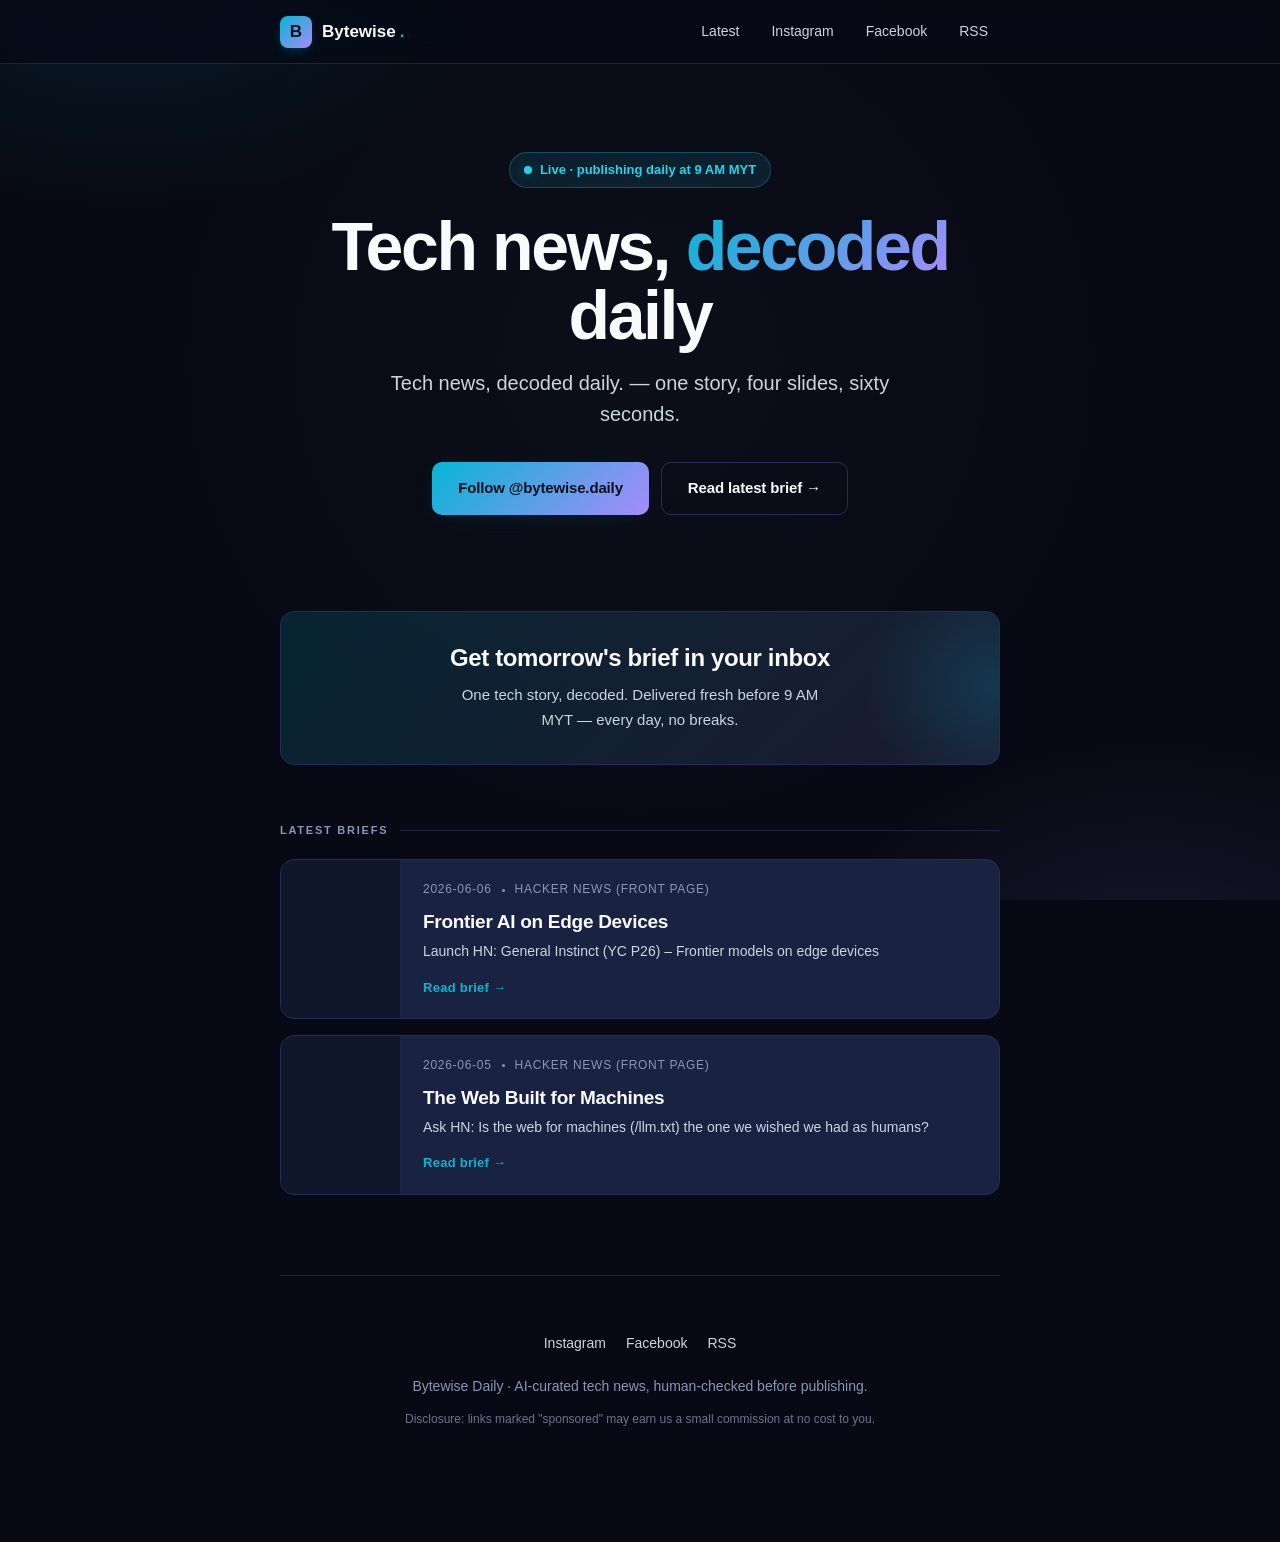
<file: index.html>
<!DOCTYPE html>
<html lang="en">
<head>
<meta charset="utf-8">
<meta name="viewport" content="width=device-width,initial-scale=1">
<title>Bytewise Daily</title>
<meta name="description" content="Tech news, decoded daily.">
<meta property="og:title" content="Bytewise Daily">
<meta property="og:description" content="Tech news, decoded daily.">
<meta property="og:type" content="website">
<meta property="og:site_name" content="Bytewise Daily">
<meta property="og:image" content="https://res.cloudinary.com/djt9ifmw0/image/upload/v1780715139/insta-ai-agent/carousel/3b6e469f31e55583_slide_01.png">
<meta name="twitter:card" content="summary_large_image">
<meta name="theme-color" content="#06b6d4">
<link rel="canonical" href="https://hongyinyew.github.io/bytewise-daily-site/">
<link rel="alternate" type="application/rss+xml" title="Bytewise Daily RSS" href="feed.xml">
<link rel="icon" type="image/svg+xml" href="data:image/svg+xml;utf8,<svg xmlns='http://www.w3.org/2000/svg' viewBox='0 0 100 100'><defs><linearGradient id='g' x1='0%25' y1='0%25' x2='100%25' y2='100%25'><stop offset='0%25' stop-color='%2306b6d4'/><stop offset='100%25' stop-color='%23a78bfa'/></linearGradient></defs><rect width='100' height='100' rx='22' fill='%23070a14'/><text x='50' y='68' font-size='58' text-anchor='middle' fill='url(%23g)' font-family='-apple-system,system-ui,sans-serif' font-weight='900'>B</text></svg>">
<link rel="stylesheet" href="assets/style.css">
<link rel="preload" as="image" href="https://res.cloudinary.com/djt9ifmw0/image/upload/v1780715139/insta-ai-agent/carousel/3b6e469f31e55583_slide_01.png" fetchpriority="low">
<link rel="preload" as="image" href="https://res.cloudinary.com/djt9ifmw0/image/upload/v1780663292/insta-ai-agent/carousel/3bff1ebd3da65f6a_slide_01.png" fetchpriority="low">
</head>
<body>
<nav class="nav">
<div class="nav-inner">
<a class="nav-brand" href="index.html">
<span class="logo">B</span>
<span>Bytewise<span class="accent">.</span></span>
</a>
<div class="nav-links">
<a href="index.html#latest">Latest</a>
<a href="https://instagram.com/bytewise.daily" target="_blank" rel="noopener">Instagram</a>
<a href="https://www.facebook.com/" target="_blank" rel="noopener">Facebook</a>
<a href="feed.xml">RSS</a>
</div>
</div>
</nav>
<div class="container">
<section class="hero">
<div class="pulse">Live · publishing daily at 9 AM MYT</div>
<h1>Tech news, <span class="accent">decoded</span> daily</h1>
<p class="tagline">Tech news, decoded daily. — one story, four slides, sixty seconds.</p>
<div class="cta-bar">
<a class="btn" href="https://instagram.com/bytewise.daily" target="_blank" rel="noopener">Follow @bytewise.daily</a>
<a class="btn outline" href="#latest">Read latest brief →</a>
</div>
</section>
<div class="newsletter"><h3>Get tomorrow's brief in your inbox</h3><p>One tech story, decoded. Delivered fresh before 9 AM MYT — every day, no breaks.</p><script async src="https://subscribe-forms.beehiiv.com/v3/loader.js" data-beehiiv-form="01f3e517-375f-4f20-b306-2c7b73c3ec74"></script></div>

<h2 class="section-title" id="latest">Latest briefs</h2>
<section class="post-list"><a class="post-card" href="posts/2026-06-06-frontier-ai-on-edge-devices.html" aria-label="Frontier AI on Edge Devices">
<div class="thumb" style="background-image:url('https://res.cloudinary.com/djt9ifmw0/image/upload/v1780715139/insta-ai-agent/carousel/3b6e469f31e55583_slide_01.png')" aria-hidden="true"></div>
<div class="body">
<div class="meta">2026-06-06<span class="dot"></span>Hacker News (Front Page)</div>
<h2>Frontier AI on Edge Devices</h2>
<p class="preview">Launch HN: General Instinct (YC P26) – Frontier models on edge devices</p>
<span class="card-cta">Read brief →</span>
</div>
</a><a class="post-card" href="posts/2026-06-05-the-web-built-for-machines.html" aria-label="The Web Built for Machines">
<div class="thumb" style="background-image:url('https://res.cloudinary.com/djt9ifmw0/image/upload/v1780663292/insta-ai-agent/carousel/3bff1ebd3da65f6a_slide_01.png')" aria-hidden="true"></div>
<div class="body">
<div class="meta">2026-06-05<span class="dot"></span>Hacker News (Front Page)</div>
<h2>The Web Built for Machines</h2>
<p class="preview">Ask HN: Is the web for machines (/llm.txt) the one we wished we had as humans?</p>
<span class="card-cta">Read brief →</span>
</div>
</a></section>
<footer>
<div class="links">
<a href="https://instagram.com/bytewise.daily" target="_blank" rel="noopener">Instagram</a>
<a href="https://www.facebook.com/" target="_blank" rel="noopener">Facebook</a>
<a href="feed.xml">RSS</a>
</div>
<p>Bytewise Daily · AI-curated tech news, human-checked before publishing.</p>
<small>Disclosure: links marked "sponsored" may earn us a small commission at no cost to you.</small>
</footer>
</div>
</body>
</html>
</file>
<file: assets/style.css>
*,*::before,*::after{box-sizing:border-box;margin:0;padding:0}
:root{
  --bg:#070a14;
  --bg-elev:#10172a;
  --panel:#161e38;
  --card:#1a2241;
  --card-hover:#222b54;
  --border:#252d56;
  --border-soft:#1b2347;
  --text:#f8fafc;
  --text-dim:#cbd5e1;
  --muted:#8b95b5;
  --accent:#06b6d4;
  --accent-hover:#22d3ee;
  --accent-glow:rgba(6,182,212,0.4);
  --violet:#a78bfa;
  --gradient:linear-gradient(135deg,#06b6d4 0%,#a78bfa 100%);
  --gradient-soft:linear-gradient(135deg,rgba(6,182,212,0.15) 0%,rgba(167,139,250,0.12) 100%);
  --radius-sm:8px;
  --radius:14px;
  --radius-lg:22px;
  --shadow:0 4px 24px -8px rgba(6,182,212,0.18);
  --shadow-lg:0 24px 80px -24px rgba(6,182,212,0.32);
  --container:760px;
}

html{scroll-behavior:smooth;-webkit-text-size-adjust:100%}
body{
  background:var(--bg);
  color:var(--text);
  font-family:-apple-system,BlinkMacSystemFont,'Inter','Segoe UI',Roboto,sans-serif;
  line-height:1.65;
  min-height:100vh;
  -webkit-font-smoothing:antialiased;
  text-rendering:optimizeLegibility;
  background-image:
    radial-gradient(ellipse 800px 600px at 10% -10%, rgba(6,182,212,0.12), transparent 50%),
    radial-gradient(ellipse 700px 500px at 90% 110%, rgba(167,139,250,0.10), transparent 50%),
    radial-gradient(circle at 50% 40%, rgba(255,255,255,0.02), transparent 60%);
  background-attachment:fixed;
}

a{color:var(--accent);text-decoration:none;transition:color 0.15s ease}
a:hover{color:var(--accent-hover)}
img{max-width:100%;display:block}

.container{max-width:var(--container);margin:0 auto;padding:24px 20px 80px}

/* ------- Nav (sticky brand bar) ------- */
.nav{
  position:sticky;top:0;z-index:50;
  backdrop-filter:saturate(180%) blur(16px);
  -webkit-backdrop-filter:saturate(180%) blur(16px);
  background:rgba(7,10,20,0.78);
  border-bottom:1px solid var(--border-soft);
  padding:12px 0;
}
.nav-inner{
  max-width:var(--container);margin:0 auto;padding:0 20px;
  display:flex;align-items:center;justify-content:space-between;gap:16px;
}
.nav-brand{display:flex;align-items:center;gap:10px;font-weight:800;font-size:17px;color:var(--text)}
.nav-brand .logo{
  width:32px;height:32px;border-radius:8px;display:grid;place-items:center;
  background:var(--gradient);font-weight:900;color:#06121a;
  box-shadow:0 4px 12px -4px var(--accent-glow);
}
.nav-brand .accent{color:var(--accent);margin-left:4px}
.nav-links{display:flex;gap:8px}
.nav-links a{
  font-size:14px;font-weight:500;color:var(--text-dim);
  padding:8px 12px;border-radius:8px;transition:all 0.15s ease;
}
.nav-links a:hover{background:var(--bg-elev);color:var(--text)}

/* ------- Hero (homepage header) ------- */
.hero{padding:64px 0 48px;text-align:center;position:relative}
.hero h1{
  font-size:clamp(40px,8vw,68px);
  font-weight:900;
  letter-spacing:-0.035em;
  line-height:1.02;
  margin-bottom:18px;
}
.hero h1 .accent{
  background:var(--gradient);
  -webkit-background-clip:text;background-clip:text;color:transparent;
  display:inline-block;
}
.hero .tagline{
  color:var(--text-dim);font-size:clamp(17px,2.5vw,20px);font-weight:400;
  max-width:520px;margin:0 auto 32px;line-height:1.55;
}
.hero .pulse{
  display:inline-flex;align-items:center;gap:8px;
  padding:6px 14px;border-radius:999px;
  background:rgba(34,211,238,0.10);border:1px solid rgba(34,211,238,0.25);
  color:var(--accent-hover);font-size:13px;font-weight:600;
  margin-bottom:24px;
}
.hero .pulse::before{
  content:'';width:8px;height:8px;border-radius:50%;background:var(--accent-hover);
  box-shadow:0 0 12px var(--accent-glow);
  animation:pulse 2s ease-in-out infinite;
}
@keyframes pulse{0%,100%{opacity:1}50%{opacity:0.4}}

.cta-bar{display:flex;gap:12px;justify-content:center;flex-wrap:wrap;margin-top:8px}
.btn{
  display:inline-flex;align-items:center;gap:8px;
  background:var(--gradient);color:#06121a;
  padding:13px 26px;border-radius:10px;
  font-weight:700;font-size:15px;letter-spacing:-0.01em;
  border:none;cursor:pointer;
  transition:transform 0.15s ease, box-shadow 0.15s ease;
  box-shadow:var(--shadow);
}
.btn:hover{transform:translateY(-2px);box-shadow:var(--shadow-lg);color:#06121a}
.btn.outline{
  background:transparent;color:var(--text);
  border:1px solid var(--border);box-shadow:none;
}
.btn.outline:hover{border-color:var(--accent);background:rgba(6,182,212,0.06);color:var(--accent-hover)}

/* ------- Page header (post detail) ------- */
.page-header{padding:48px 0 32px;text-align:center}
.page-header .kicker{
  font-size:12px;text-transform:uppercase;letter-spacing:0.14em;
  color:var(--accent);font-weight:700;margin-bottom:12px;
}

/* ------- Newsletter ------- */
.newsletter{
  background:var(--gradient-soft);
  border:1px solid var(--border);
  padding:32px 28px;border-radius:var(--radius);margin:48px 0;
  text-align:center;
  position:relative;overflow:hidden;
}
.newsletter::before{
  content:'';position:absolute;top:-50%;right:-20%;width:300px;height:300px;
  background:radial-gradient(circle,rgba(6,182,212,0.18),transparent 60%);
  pointer-events:none;
}
.newsletter h3{
  font-size:24px;font-weight:800;margin-bottom:10px;
  letter-spacing:-0.015em;line-height:1.2;
}
.newsletter p{color:var(--text-dim);font-size:15px;max-width:380px;margin:0 auto}
.newsletter iframe{
  max-width:100%;border:0;border-radius:var(--radius-sm);margin-top:20px;
  background:#fff;
}

/* ------- Affiliate chips ------- */
.affiliates{
  display:flex;gap:10px;flex-wrap:wrap;align-items:center;
  padding:16px 20px;background:var(--bg-elev);border:1px solid var(--border);
  border-radius:var(--radius);margin:24px 0;
}
.affiliates-label{
  color:var(--muted);font-size:11px;text-transform:uppercase;
  letter-spacing:0.1em;font-weight:700;
}
.chip{
  display:inline-flex;align-items:center;gap:6px;
  background:var(--card);border:1px solid var(--border);color:var(--text);
  padding:8px 14px;border-radius:8px;font-size:13px;font-weight:500;
  transition:all 0.15s ease;
}
.chip:hover{border-color:var(--accent);color:var(--accent-hover);transform:translateY(-1px)}

/* ------- Section title ------- */
.section-title{
  font-size:11px;text-transform:uppercase;letter-spacing:0.16em;
  color:var(--muted);font-weight:800;margin:56px 0 20px;
  display:flex;align-items:center;gap:12px;
}
.section-title::after{content:'';flex:1;height:1px;background:var(--border-soft)}

/* ------- Post grid ------- */
.post-list{display:grid;gap:16px;margin-bottom:32px}
.post-card{
  background:var(--card);
  border-radius:var(--radius);
  border:1px solid var(--border);
  transition:background 0.25s ease, transform 0.25s ease, box-shadow 0.25s ease, border-color 0.25s ease;
  position:relative;overflow:hidden;
  display:grid;
  grid-template-columns:120px 1fr;
  color:inherit;text-decoration:none;
  cursor:pointer;
}
.post-card:focus-visible{outline:2px solid var(--accent);outline-offset:3px}
.post-card.no-thumb{grid-template-columns:1fr}
.post-card::before{
  content:'';position:absolute;left:0;top:0;bottom:0;width:3px;
  background:var(--gradient);opacity:0;transition:opacity 0.2s ease;
}
.post-card:hover{
  background:var(--card-hover);transform:translateY(-3px);
  box-shadow:var(--shadow);border-color:var(--border);
}
.post-card:hover::before{opacity:1}
.post-card .thumb{
  width:120px;height:100%;min-height:140px;
  background:var(--bg-elev) center/cover no-repeat;
  border-right:1px solid var(--border-soft);
}
.post-card .body{padding:20px 22px;display:flex;flex-direction:column;gap:6px}
.post-card .meta{
  color:var(--muted);font-size:12px;margin-bottom:4px;
  display:flex;gap:10px;align-items:center;font-weight:500;
  text-transform:uppercase;letter-spacing:0.06em;
}
.post-card .meta .dot{width:3px;height:3px;border-radius:50%;background:var(--muted)}
.post-card h2{
  font-size:19px;font-weight:700;letter-spacing:-0.015em;line-height:1.3;
  color:var(--text);transition:color 0.2s ease;
}
.post-card:hover h2{color:var(--accent-hover)}
.post-card .preview{color:var(--text-dim);font-size:14px;line-height:1.55}
.post-card .card-cta{
  display:inline-block;margin-top:8px;font-size:13px;font-weight:600;
  color:var(--accent);letter-spacing:0.02em;
  transition:transform 0.2s ease;
}
.post-card:hover .card-cta{transform:translateX(3px)}

/* ------- Post detail ------- */
.post-detail{padding:16px 0}
.post-detail .meta{
  color:var(--muted);font-size:14px;margin-bottom:32px;
  padding-bottom:24px;border-bottom:1px solid var(--border-soft);
  display:flex;gap:14px;align-items:center;flex-wrap:wrap;
}
.post-detail .meta .dot{width:3px;height:3px;border-radius:50%;background:var(--muted)}
.post-detail .body{font-size:17px;color:var(--text-dim);line-height:1.78}
.post-detail .body p{margin-bottom:20px}
.post-detail .body > p:first-child,
.post-detail .body > p:first-of-type{
  font-size:21px;color:var(--text);font-weight:500;line-height:1.55;
  letter-spacing:-0.005em;
}
/* Long-form markdown article styling */
.post-detail .body h2{
  font-size:22px;font-weight:800;color:var(--text);
  margin:40px 0 16px;letter-spacing:-0.015em;line-height:1.3;
  padding-bottom:10px;border-bottom:1px solid var(--border-soft);
}
.post-detail .body h2:first-child{margin-top:0}
.post-detail .body h3{
  font-size:18px;font-weight:700;color:var(--text);
  margin:28px 0 12px;letter-spacing:-0.01em;
}
.post-detail .body ul, .post-detail .body ol{
  margin:0 0 20px 20px;padding-left:14px;
}
.post-detail .body li{margin-bottom:10px;line-height:1.7}
.post-detail .body a{
  color:var(--accent);text-decoration:underline;
  text-decoration-color:var(--accent-glow);text-underline-offset:3px;
  transition:color 0.15s ease;
}
.post-detail .body a:hover{color:var(--accent-hover)}
.post-detail .body strong{color:var(--text);font-weight:700}
.post-detail .body em{color:var(--text)}
.post-detail .body code{
  background:var(--card);padding:2px 8px;border-radius:6px;
  font-size:14px;color:var(--accent-hover);
}
.post-detail .body blockquote{
  border-left:3px solid var(--accent);
  margin:24px 0;padding:6px 0 6px 18px;
  color:var(--text-dim);font-style:italic;
}

/* Single cover image on a brief (slide 1 only; saves bandwidth) */
.cover{
  margin:8px 0 36px;border-radius:var(--radius);overflow:hidden;
  border:1px solid var(--border);background:var(--bg-elev);
  max-width:520px;margin-left:auto;margin-right:auto;
}
.cover img{
  width:100%;height:auto;display:block;aspect-ratio:4/5;object-fit:cover;
}

/* ------- Footer ------- */
footer{
  padding:56px 0 32px;text-align:center;
  color:var(--muted);font-size:14px;
  border-top:1px solid var(--border-soft);margin-top:80px;
}
footer p{max-width:480px;margin:0 auto 12px;line-height:1.65}
footer .links{display:flex;gap:20px;justify-content:center;margin-bottom:20px;flex-wrap:wrap}
footer .links a{color:var(--text-dim);font-size:14px;font-weight:500}
footer .links a:hover{color:var(--accent-hover)}
footer small{font-size:12px;color:var(--muted);opacity:0.75;display:block;margin-top:12px}

/* ------- Empty state ------- */
.empty{
  text-align:center;padding:64px 24px;color:var(--muted);
  background:var(--bg-elev);border-radius:var(--radius);
  border:1px dashed var(--border);
}
.empty h3{color:var(--text);font-size:18px;margin-bottom:8px;font-weight:700}

/* ------- Responsive ------- */
@media (max-width:560px){
  .container{padding:20px 16px 56px}
  .hero{padding:40px 0 32px}
  .nav-links a{padding:6px 10px;font-size:13px}
  .nav-links a:not(:last-child){display:none}
  .post-card{grid-template-columns:1fr}
  .post-card .thumb{
    width:100%;height:160px;
    border-right:0;border-bottom:1px solid var(--border-soft);
  }
  .post-card .body{padding:18px 20px}
  .newsletter{padding:24px 20px;margin:32px 0}
  .slides{grid-template-columns:repeat(2,1fr)}
  .post-detail .body p:first-of-type{font-size:18px}
}

@media (prefers-reduced-motion:reduce){
  *{animation-duration:0.01ms !important;transition-duration:0.01ms !important}
}
</file>
